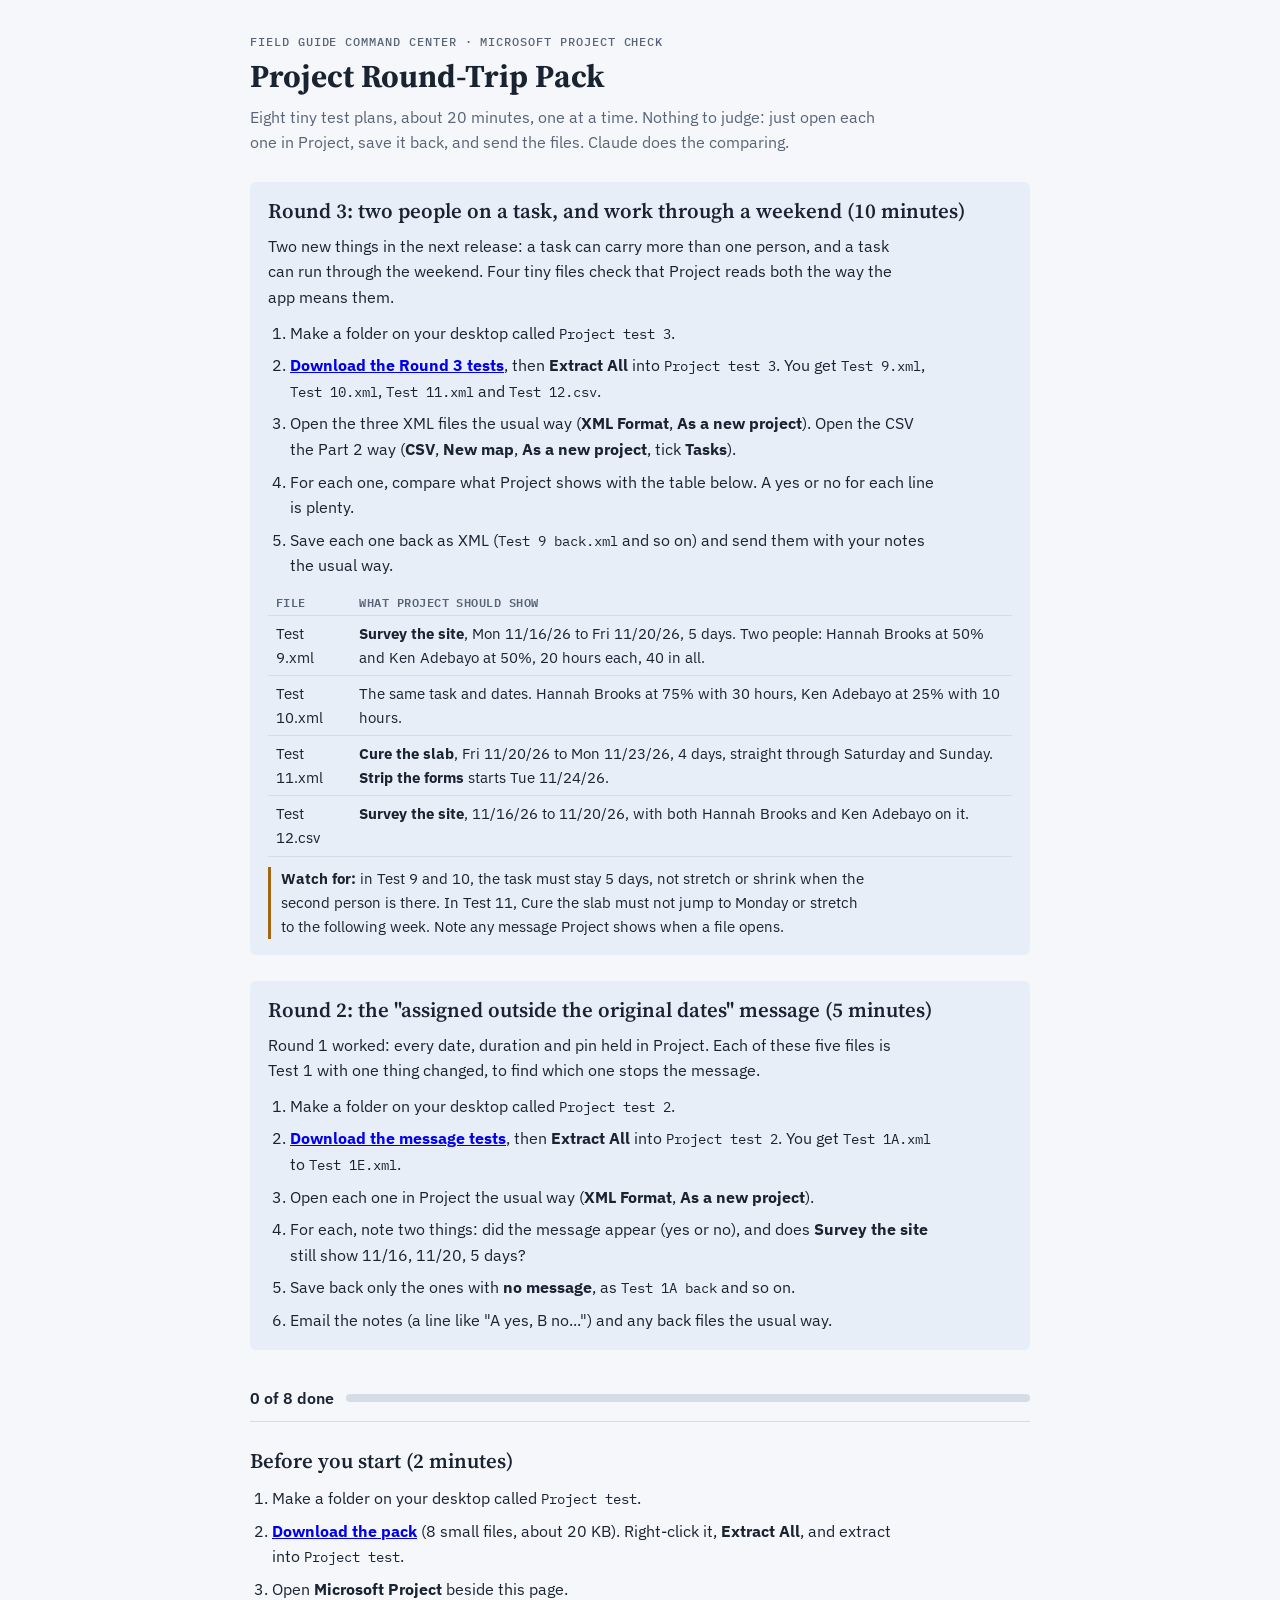
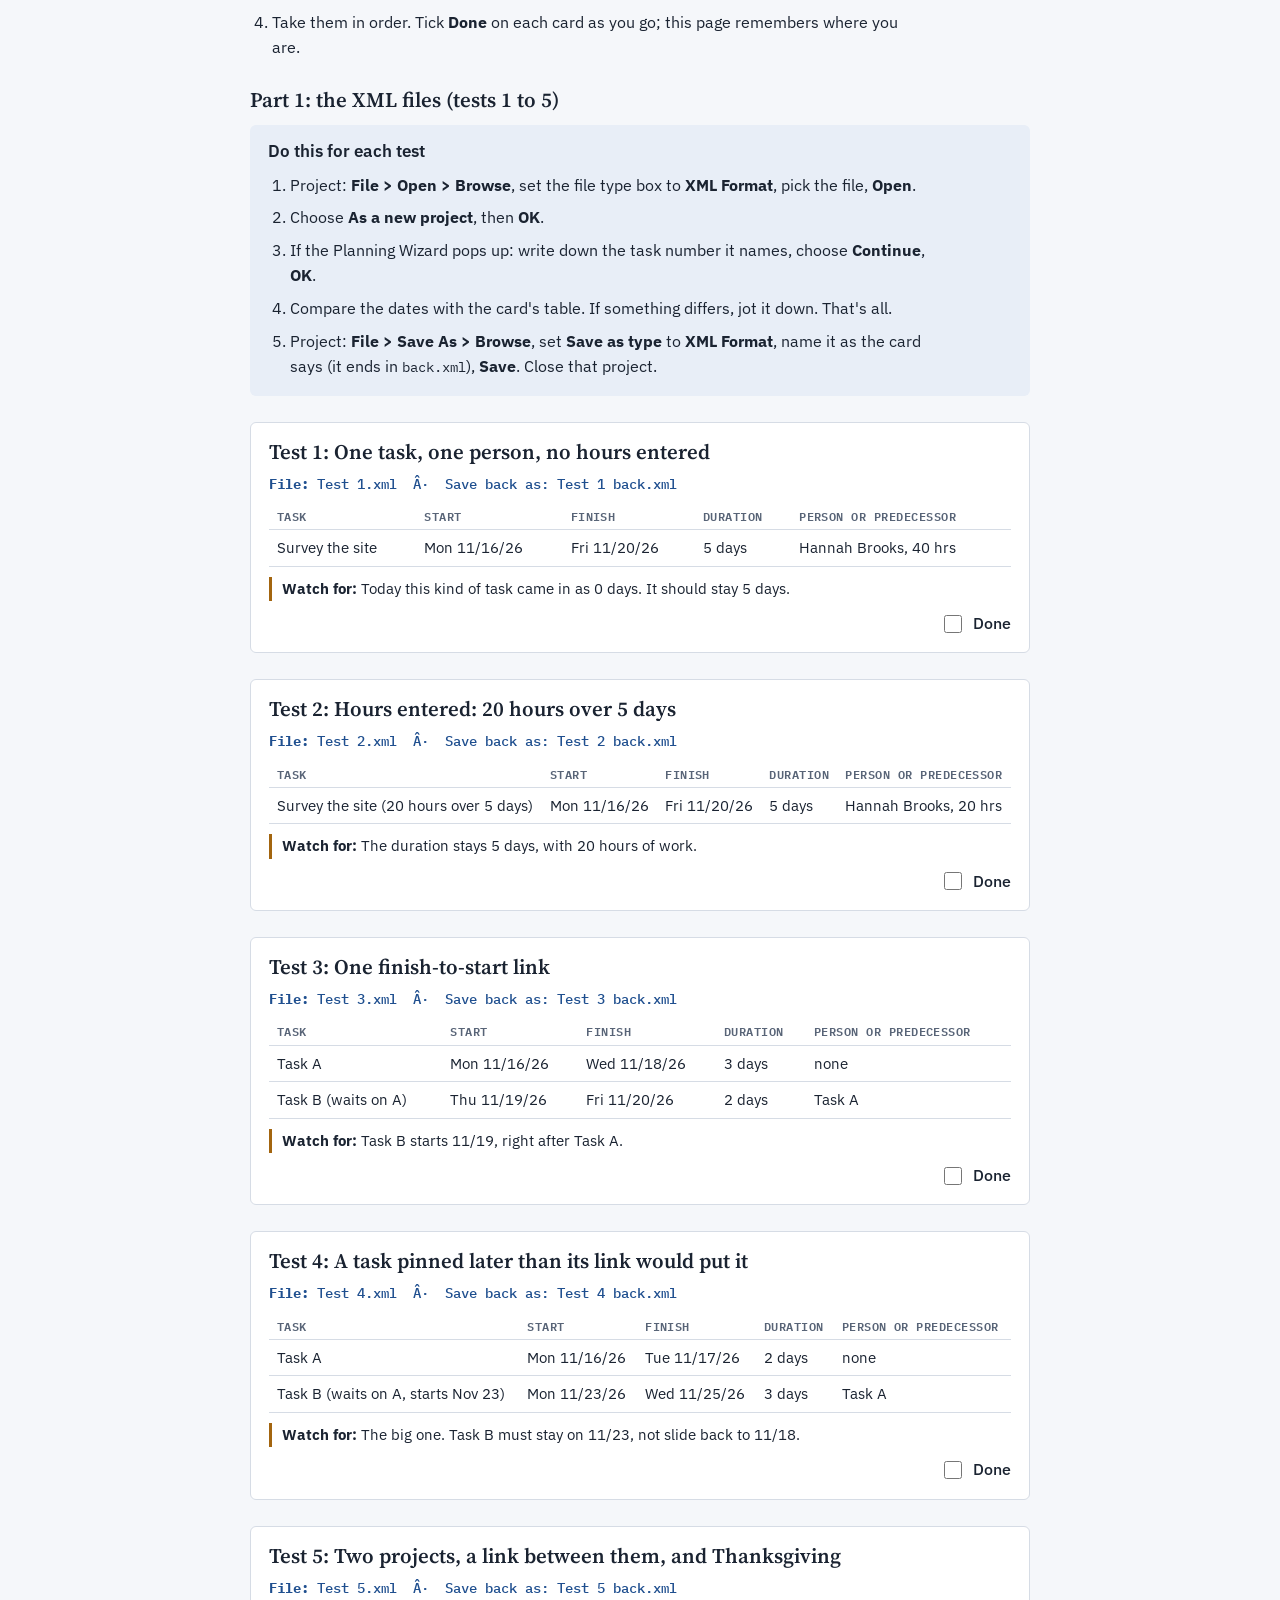
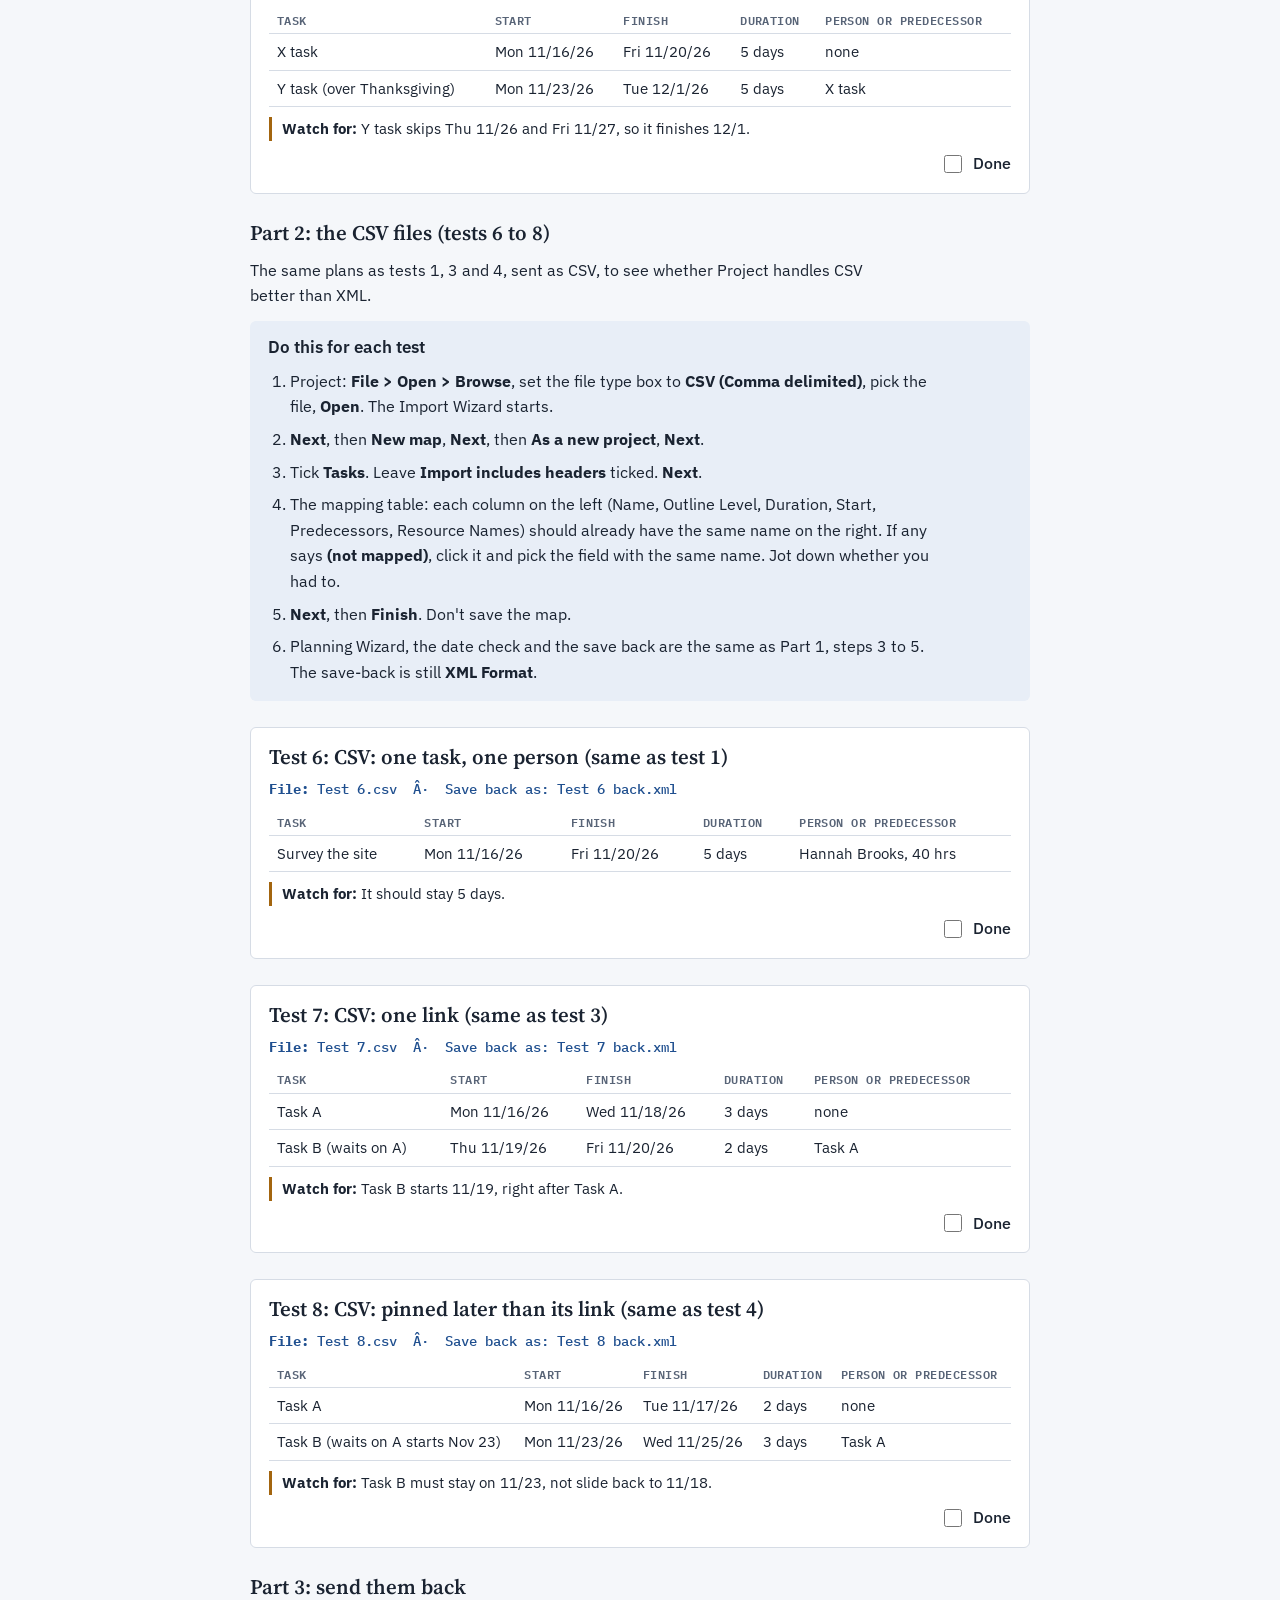
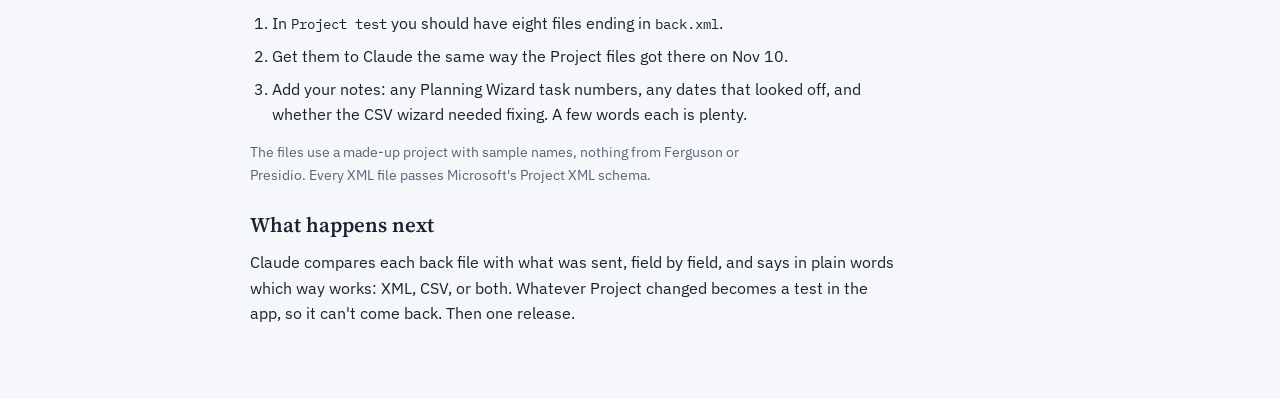
<file: pt-0b9b662c30bc/index.html>
<!doctype html><html lang="en"><head><meta charset="utf-8"><meta name="viewport" content="width=device-width, initial-scale=1"><meta name="robots" content="noindex, nofollow"><title>Project Round-Trip Pack</title>
<meta name="claude:viewport-fit-sides" content="cover">
<link rel="stylesheet" href="https://fonts.googleapis.com/css2?family=Source+Serif+4:opsz,wght@8..60,600;8..60,700&family=IBM+Plex+Sans:wght@400;500;600&family=IBM+Plex+Mono:wght@400;500&display=swap">
<style>
/* Layout: a guided walkthrough in one column; a sticky progress line, a routine box per part, one card per test file */
:root {
  --bg: #f5f7fa; --panel: #ffffff; --ink: #1a2331; --muted: #586477; --rule: #d6dce5;
  --accent: #1f4f8f; --ok: #2f7a4a; --warn: #a3650f; --tint: #e8eef7;
  --serif: "Source Serif 4", Georgia, serif;
  --sans: "IBM Plex Sans", "Segoe UI", system-ui, sans-serif;
  --mono: "IBM Plex Mono", Consolas, monospace;
}
@media (prefers-color-scheme: dark) { :root:not([data-theme="light"]) {
  --bg: #10151c; --panel: #18202a; --ink: #e4e9f0; --muted: #9aa6b6; --rule: #2c3644;
  --accent: #7fb0f0; --ok: #6cc38e; --warn: #e0a84e; --tint: #1c2838; color-scheme: dark } }
:root[data-theme="dark"] {
  --bg: #10151c; --panel: #18202a; --ink: #e4e9f0; --muted: #9aa6b6; --rule: #2c3644;
  --accent: #7fb0f0; --ok: #6cc38e; --warn: #e0a84e; --tint: #1c2838; color-scheme: dark }
body { background: var(--bg); color: var(--ink); font: 16px/1.6 var(--sans); }
body::before { content: ""; position: fixed; inset: 0 0 auto; height: env(safe-area-inset-top, 0px); z-index: 10; background: var(--bg); }
.wrap { max-width: 780px; margin: 0 auto; padding-block: 28px 64px; padding-left: max(16px, env(safe-area-inset-left, 0px)); padding-right: max(16px, env(safe-area-inset-right, 0px)); display: grid; gap: 26px; }
h1 { font: 700 2rem/1.15 var(--serif); margin: 0; text-wrap: balance; }
h2 { font: 600 1.3rem/1.25 var(--serif); margin: 0; text-wrap: balance; }
h3 { font: 600 1.05rem/1.3 var(--sans); margin: 0; }
p { margin: 0; max-width: 65ch; }
.lede { color: var(--muted); }
.eyebrow { font: 500 .74rem/1 var(--mono); letter-spacing: .08em; text-transform: uppercase; color: var(--muted); }
section { display: grid; gap: 12px; min-width: 0; }
ol, ul { margin: 0; padding-left: 22px; display: grid; gap: 7px; max-width: 65ch; }
code { font-family: var(--mono); font-size: .9em; }
.progress { position: sticky; top: env(safe-area-inset-top, 0px); z-index: 5; background: var(--bg); border-bottom: 1px solid var(--rule); padding-block: 10px; display: flex; gap: 12px; align-items: center; font-weight: 600; }
.bar { flex: 1; height: 8px; background: var(--rule); border-radius: 4px; overflow: hidden; }
.bar i { display: block; height: 100%; width: 0; background: var(--ok); transition: width .3s; }
@media (prefers-reduced-motion: reduce) { .bar i { transition: none; } }
.routine { background: var(--tint); border-radius: 6px; padding: 16px 18px; display: grid; gap: 10px; }
.card { background: var(--panel); border: 1px solid var(--rule); border-radius: 6px; padding: 16px 18px; display: grid; gap: 10px; min-width: 0; }
.card.is-done { border-color: var(--ok); }
.head { display: flex; flex-wrap: wrap; gap: 6px 14px; align-items: baseline; justify-content: space-between; }
.fname { font: 500 .88rem/1.3 var(--mono); color: var(--accent); overflow-wrap: anywhere; }
.tablewrap { overflow-x: auto; }
table { border-collapse: collapse; width: 100%; font-size: .92rem; font-variant-numeric: tabular-nums; }
th, td { text-align: left; vertical-align: top; padding: 6px 8px; border-bottom: 1px solid var(--rule); }
th { font: 600 .74rem/1.2 var(--mono); letter-spacing: .04em; text-transform: uppercase; color: var(--muted); }
.watch { border-left: 3px solid var(--warn); padding-left: 10px; font-size: .94rem; }
textarea { width: 100%; box-sizing: border-box; height: 5.5em; font: 12px/1.4 var(--mono); background: var(--bg); color: var(--ink); border: 1px solid var(--rule); border-radius: 4px; padding: 8px; resize: vertical; }
.row { display: flex; flex-wrap: wrap; gap: 10px 16px; align-items: center; }
button { font: 600 .9rem/1 var(--sans); color: var(--panel); background: var(--accent); border: 0; border-radius: 4px; padding: 9px 14px; cursor: pointer; }
button:focus-visible, textarea:focus-visible, input:focus-visible { outline: 2px solid var(--accent); outline-offset: 2px; }
label.check { display: flex; gap: 8px; align-items: center; font-weight: 500; cursor: pointer; }
input[type=checkbox] { width: 18px; height: 18px; accent-color: var(--ok); }
.done { color: var(--ok); font-weight: 600; font-size: .9rem; }
.small { font-size: .9rem; color: var(--muted); }
</style></head><body>

<div class="wrap">
  <header style="display:grid;gap:10px">
    <div class="eyebrow">Field Guide Command Center · Microsoft Project check</div>
    <h1>Project Round-Trip Pack</h1>
    <p class="lede">Eight tiny test plans, about 20 minutes, one at a time. Nothing to judge: just open each one in Project, save it back, and send the files. Claude does the comparing.</p>
  </header>

  <section class="routine" aria-labelledby="r3">
    <h2 id="r3">Round 3: two people on a task, and work through a weekend (10 minutes)</h2>
    <p>Two new things in the next release: a task can carry more than one person, and a task can run through the weekend. Four tiny files check that Project reads both the way the app means them.</p>
    <ol>
      <li>Make a folder on your desktop called <code>Project test 3</code>.</li>
      <li><a href="Round-3-tests.zip"><b>Download the Round 3 tests</b></a>, then <b>Extract All</b> into <code>Project test 3</code>. You get <code>Test 9.xml</code>, <code>Test 10.xml</code>, <code>Test 11.xml</code> and <code>Test 12.csv</code>.</li>
      <li>Open the three XML files the usual way (<b>XML Format</b>, <b>As a new project</b>). Open the CSV the Part 2 way (<b>CSV</b>, <b>New map</b>, <b>As a new project</b>, tick <b>Tasks</b>).</li>
      <li>For each one, compare what Project shows with the table below. A yes or no for each line is plenty.</li>
      <li>Save each one back as XML (<code>Test 9 back.xml</code> and so on) and send them with your notes the usual way.</li>
    </ol>
    <div class="tablewrap"><table><thead><tr><th>File</th><th>What Project should show</th></tr></thead><tbody>
      <tr><td>Test 9.xml</td><td><b>Survey the site</b>, Mon 11/16/26 to Fri 11/20/26, 5 days. Two people: Hannah Brooks at 50% and Ken Adebayo at 50%, 20 hours each, 40 in all.</td></tr>
      <tr><td>Test 10.xml</td><td>The same task and dates. Hannah Brooks at 75% with 30 hours, Ken Adebayo at 25% with 10 hours.</td></tr>
      <tr><td>Test 11.xml</td><td><b>Cure the slab</b>, Fri 11/20/26 to Mon 11/23/26, 4 days, straight through Saturday and Sunday. <b>Strip the forms</b> starts Tue 11/24/26.</td></tr>
      <tr><td>Test 12.csv</td><td><b>Survey the site</b>, 11/16/26 to 11/20/26, with both Hannah Brooks and Ken Adebayo on it.</td></tr>
    </tbody></table></div>
    <p class="watch"><b>Watch for:</b> in Test 9 and 10, the task must stay 5 days, not stretch or shrink when the second person is there. In Test 11, Cure the slab must not jump to Monday or stretch to the following week. Note any message Project shows when a file opens.</p>
  </section>

  <section class="routine" aria-labelledby="r2">
    <h2 id="r2">Round 2: the "assigned outside the original dates" message (5 minutes)</h2>
    <p>Round 1 worked: every date, duration and pin held in Project. Each of these five files is Test 1 with one thing changed, to find which one stops the message.</p>
    <ol>
      <li>Make a folder on your desktop called <code>Project test 2</code>.</li>
      <li><a href="Message-tests.zip"><b>Download the message tests</b></a>, then <b>Extract All</b> into <code>Project test 2</code>. You get <code>Test 1A.xml</code> to <code>Test 1E.xml</code>.</li>
      <li>Open each one in Project the usual way (<b>XML Format</b>, <b>As a new project</b>).</li>
      <li>For each, note two things: did the message appear (yes or no), and does <b>Survey the site</b> still show 11/16, 11/20, 5 days?</li>
      <li>Save back only the ones with <b>no message</b>, as <code>Test 1A back</code> and so on.</li>
      <li>Email the notes (a line like "A yes, B no...") and any back files the usual way.</li>
    </ol>
  </section>

  <div class="progress" aria-live="polite"><span id="count">0 of 8 done</span><div class="bar"><i id="fill"></i></div></div>

  <section>
    <h2>Before you start (2 minutes)</h2>
    <ol>
      <li>Make a folder on your desktop called <code>Project test</code>.</li>
      <li><a href="Project-test-pack.zip"><b>Download the pack</b></a> (8 small files, about 20 KB). Right-click it, <b>Extract All</b>, and extract into <code>Project test</code>.</li>
      <li>Open <b>Microsoft Project</b> beside this page.</li>
      <li>Take them in order. Tick <b>Done</b> on each card as you go; this page remembers where you are.</li>
    </ol>
  </section>

  <section>
    <h2>Part 1: the XML files (tests 1 to 5)</h2>
    <div class="routine">
      <h3>Do this for each test</h3>
      <ol>
        <li>Project: <b>File &gt; Open &gt; Browse</b>, set the file type box to <b>XML Format</b>, pick the file, <b>Open</b>.</li>
        <li>Choose <b>As a new project</b>, then <b>OK</b>.</li>
        <li>If the Planning Wizard pops up: write down the task number it names, choose <b>Continue</b>, <b>OK</b>.</li>
        <li>Compare the dates with the card's table. If something differs, jot it down. That's all.</li>
        <li>Project: <b>File &gt; Save As &gt; Browse</b>, set <b>Save as type</b> to <b>XML Format</b>, name it as the card says (it ends in <code>back.xml</code>), <b>Save</b>. Close that project.</li>
      </ol>
    </div>
  </section>

    <section class="card" aria-labelledby="h1">
    <div class="head"><h2 id="h1">Test 1: One task, one person, no hours entered</h2></div>
    <p class="fname"><b>File:</b> Test 1.xml &nbsp;Â·&nbsp; Save back as: Test 1 back.xml</p>
    <div class="tablewrap"><table><thead><tr><th>Task</th><th>Start</th><th>Finish</th><th>Duration</th><th>Person or predecessor</th></tr></thead><tbody><tr><td>Survey the site</td><td>Mon 11/16/26</td><td>Fri 11/20/26</td><td>5 days</td><td>Hannah Brooks, 40 hrs</td></tr></tbody></table></div>
    <p class="watch"><b>Watch for:</b> Today this kind of task came in as 0 days. It should stay 5 days.</p>
        <div class="row"><label class="check" style="margin-left:auto"><input type="checkbox" id="d1" data-done="1"> Done</label></div>
  </section>
  <section class="card" aria-labelledby="h2">
    <div class="head"><h2 id="h2">Test 2: Hours entered: 20 hours over 5 days</h2></div>
    <p class="fname"><b>File:</b> Test 2.xml &nbsp;Â·&nbsp; Save back as: Test 2 back.xml</p>
    <div class="tablewrap"><table><thead><tr><th>Task</th><th>Start</th><th>Finish</th><th>Duration</th><th>Person or predecessor</th></tr></thead><tbody><tr><td>Survey the site (20 hours over 5 days)</td><td>Mon 11/16/26</td><td>Fri 11/20/26</td><td>5 days</td><td>Hannah Brooks, 20 hrs</td></tr></tbody></table></div>
    <p class="watch"><b>Watch for:</b> The duration stays 5 days, with 20 hours of work.</p>
        <div class="row"><label class="check" style="margin-left:auto"><input type="checkbox" id="d2" data-done="2"> Done</label></div>
  </section>
  <section class="card" aria-labelledby="h3">
    <div class="head"><h2 id="h3">Test 3: One finish-to-start link</h2></div>
    <p class="fname"><b>File:</b> Test 3.xml &nbsp;Â·&nbsp; Save back as: Test 3 back.xml</p>
    <div class="tablewrap"><table><thead><tr><th>Task</th><th>Start</th><th>Finish</th><th>Duration</th><th>Person or predecessor</th></tr></thead><tbody><tr><td>Task A</td><td>Mon 11/16/26</td><td>Wed 11/18/26</td><td>3 days</td><td>none</td></tr><tr><td>Task B (waits on A)</td><td>Thu 11/19/26</td><td>Fri 11/20/26</td><td>2 days</td><td>Task A</td></tr></tbody></table></div>
    <p class="watch"><b>Watch for:</b> Task B starts 11/19, right after Task A.</p>
        <div class="row"><label class="check" style="margin-left:auto"><input type="checkbox" id="d3" data-done="3"> Done</label></div>
  </section>
  <section class="card" aria-labelledby="h4">
    <div class="head"><h2 id="h4">Test 4: A task pinned later than its link would put it</h2></div>
    <p class="fname"><b>File:</b> Test 4.xml &nbsp;Â·&nbsp; Save back as: Test 4 back.xml</p>
    <div class="tablewrap"><table><thead><tr><th>Task</th><th>Start</th><th>Finish</th><th>Duration</th><th>Person or predecessor</th></tr></thead><tbody><tr><td>Task A</td><td>Mon 11/16/26</td><td>Tue 11/17/26</td><td>2 days</td><td>none</td></tr><tr><td>Task B (waits on A, starts Nov 23)</td><td>Mon 11/23/26</td><td>Wed 11/25/26</td><td>3 days</td><td>Task A</td></tr></tbody></table></div>
    <p class="watch"><b>Watch for:</b> The big one. Task B must stay on 11/23, not slide back to 11/18.</p>
        <div class="row"><label class="check" style="margin-left:auto"><input type="checkbox" id="d4" data-done="4"> Done</label></div>
  </section>
  <section class="card" aria-labelledby="h5">
    <div class="head"><h2 id="h5">Test 5: Two projects, a link between them, and Thanksgiving</h2></div>
    <p class="fname"><b>File:</b> Test 5.xml &nbsp;Â·&nbsp; Save back as: Test 5 back.xml</p>
    <div class="tablewrap"><table><thead><tr><th>Task</th><th>Start</th><th>Finish</th><th>Duration</th><th>Person or predecessor</th></tr></thead><tbody><tr><td>X task</td><td>Mon 11/16/26</td><td>Fri 11/20/26</td><td>5 days</td><td>none</td></tr><tr><td>Y task (over Thanksgiving)</td><td>Mon 11/23/26</td><td>Tue 12/1/26</td><td>5 days</td><td>X task</td></tr></tbody></table></div>
    <p class="watch"><b>Watch for:</b> Y task skips Thu 11/26 and Fri 11/27, so it finishes 12/1.</p>
        <div class="row"><label class="check" style="margin-left:auto"><input type="checkbox" id="d5" data-done="5"> Done</label></div>
  </section>

  <section>
    <h2>Part 2: the CSV files (tests 6 to 8)</h2>
    <p>The same plans as tests 1, 3 and 4, sent as CSV, to see whether Project handles CSV better than XML.</p>
    <div class="routine">
      <h3>Do this for each test</h3>
      <ol>
        <li>Project: <b>File &gt; Open &gt; Browse</b>, set the file type box to <b>CSV (Comma delimited)</b>, pick the file, <b>Open</b>. The Import Wizard starts.</li>
        <li><b>Next</b>, then <b>New map</b>, <b>Next</b>, then <b>As a new project</b>, <b>Next</b>.</li>
        <li>Tick <b>Tasks</b>. Leave <b>Import includes headers</b> ticked. <b>Next</b>.</li>
        <li>The mapping table: each column on the left (Name, Outline Level, Duration, Start, Predecessors, Resource Names) should already have the same name on the right. If any says <b>(not mapped)</b>, click it and pick the field with the same name. Jot down whether you had to.</li>
        <li><b>Next</b>, then <b>Finish</b>. Don't save the map.</li>
        <li>Planning Wizard, the date check and the save back are the same as Part 1, steps 3 to 5. The save-back is still <b>XML Format</b>.</li>
      </ol>
    </div>
  </section>

    <section class="card" aria-labelledby="h6">
    <div class="head"><h2 id="h6">Test 6: CSV: one task, one person (same as test 1)</h2></div>
    <p class="fname"><b>File:</b> Test 6.csv &nbsp;Â·&nbsp; Save back as: Test 6 back.xml</p>
    <div class="tablewrap"><table><thead><tr><th>Task</th><th>Start</th><th>Finish</th><th>Duration</th><th>Person or predecessor</th></tr></thead><tbody><tr><td>Survey the site</td><td>Mon 11/16/26</td><td>Fri 11/20/26</td><td>5 days</td><td>Hannah Brooks, 40 hrs</td></tr></tbody></table></div>
    <p class="watch"><b>Watch for:</b> It should stay 5 days.</p>
        <div class="row"><label class="check" style="margin-left:auto"><input type="checkbox" id="d6" data-done="6"> Done</label></div>
  </section>
  <section class="card" aria-labelledby="h7">
    <div class="head"><h2 id="h7">Test 7: CSV: one link (same as test 3)</h2></div>
    <p class="fname"><b>File:</b> Test 7.csv &nbsp;Â·&nbsp; Save back as: Test 7 back.xml</p>
    <div class="tablewrap"><table><thead><tr><th>Task</th><th>Start</th><th>Finish</th><th>Duration</th><th>Person or predecessor</th></tr></thead><tbody><tr><td>Task A</td><td>Mon 11/16/26</td><td>Wed 11/18/26</td><td>3 days</td><td>none</td></tr><tr><td>Task B (waits on A)</td><td>Thu 11/19/26</td><td>Fri 11/20/26</td><td>2 days</td><td>Task A</td></tr></tbody></table></div>
    <p class="watch"><b>Watch for:</b> Task B starts 11/19, right after Task A.</p>
        <div class="row"><label class="check" style="margin-left:auto"><input type="checkbox" id="d7" data-done="7"> Done</label></div>
  </section>
  <section class="card" aria-labelledby="h8">
    <div class="head"><h2 id="h8">Test 8: CSV: pinned later than its link (same as test 4)</h2></div>
    <p class="fname"><b>File:</b> Test 8.csv &nbsp;Â·&nbsp; Save back as: Test 8 back.xml</p>
    <div class="tablewrap"><table><thead><tr><th>Task</th><th>Start</th><th>Finish</th><th>Duration</th><th>Person or predecessor</th></tr></thead><tbody><tr><td>Task A</td><td>Mon 11/16/26</td><td>Tue 11/17/26</td><td>2 days</td><td>none</td></tr><tr><td>Task B (waits on A starts Nov 23)</td><td>Mon 11/23/26</td><td>Wed 11/25/26</td><td>3 days</td><td>Task A</td></tr></tbody></table></div>
    <p class="watch"><b>Watch for:</b> Task B must stay on 11/23, not slide back to 11/18.</p>
        <div class="row"><label class="check" style="margin-left:auto"><input type="checkbox" id="d8" data-done="8"> Done</label></div>
  </section>

  <section>
    <h2>Part 3: send them back</h2>
    <ol>
      <li>In <code>Project test</code> you should have eight files ending in <code>back.xml</code>.</li>
      <li>Get them to Claude the same way the Project files got there on Nov 10.</li>
      <li>Add your notes: any Planning Wizard task numbers, any dates that looked off, and whether the CSV wizard needed fixing. A few words each is plenty.</li>
    </ol>
    <p class="small">The files use a made-up project with sample names, nothing from Ferguson or Presidio. Every XML file passes Microsoft's Project XML schema.</p>
  </section>

  <section>
    <h2>What happens next</h2>
    <p>Claude compares each back file with what was sent, field by field, and says in plain words which way works: XML, CSV, or both. Whatever Project changed becomes a test in the app, so it can't come back. Then one release.</p>
  </section>
</div>

<script>
const KEY = 'pack-done-v2';
let done = {};
try { done = JSON.parse(localStorage.getItem(KEY) || '{}') || {}; } catch (e) { done = {}; }
const boxes = [...document.querySelectorAll('input[data-done]')];
const paint = () => {
  const n = boxes.filter(b => b.checked).length;
  document.getElementById('count').textContent = `${n} of ${boxes.length} done`;
  document.getElementById('fill').style.width = (100 * n / boxes.length) + '%';
  boxes.forEach(b => b.closest('.card').classList.toggle('is-done', b.checked));
};
boxes.forEach(b => {
  b.checked = !!done[b.dataset.done];
  b.addEventListener('change', () => {
    done[b.dataset.done] = b.checked;
    try { localStorage.setItem(KEY, JSON.stringify(done)); } catch (e) {}
    paint();
  });
});
paint();
document.querySelectorAll('[data-copy]').forEach(b => b.addEventListener('click', () => {
  const ta = document.getElementById(b.dataset.copy), msg = b.parentElement.querySelector('.done');
  const fallback = () => { ta.focus(); ta.select(); msg.textContent = 'Selected: press Ctrl+C'; };
  try {
    navigator.clipboard.writeText(ta.value).then(() => { msg.textContent = 'Copied. Paste into Notepad.'; }, fallback);
  } catch (e) { fallback(); }
}));
</script></body></html>
</file>
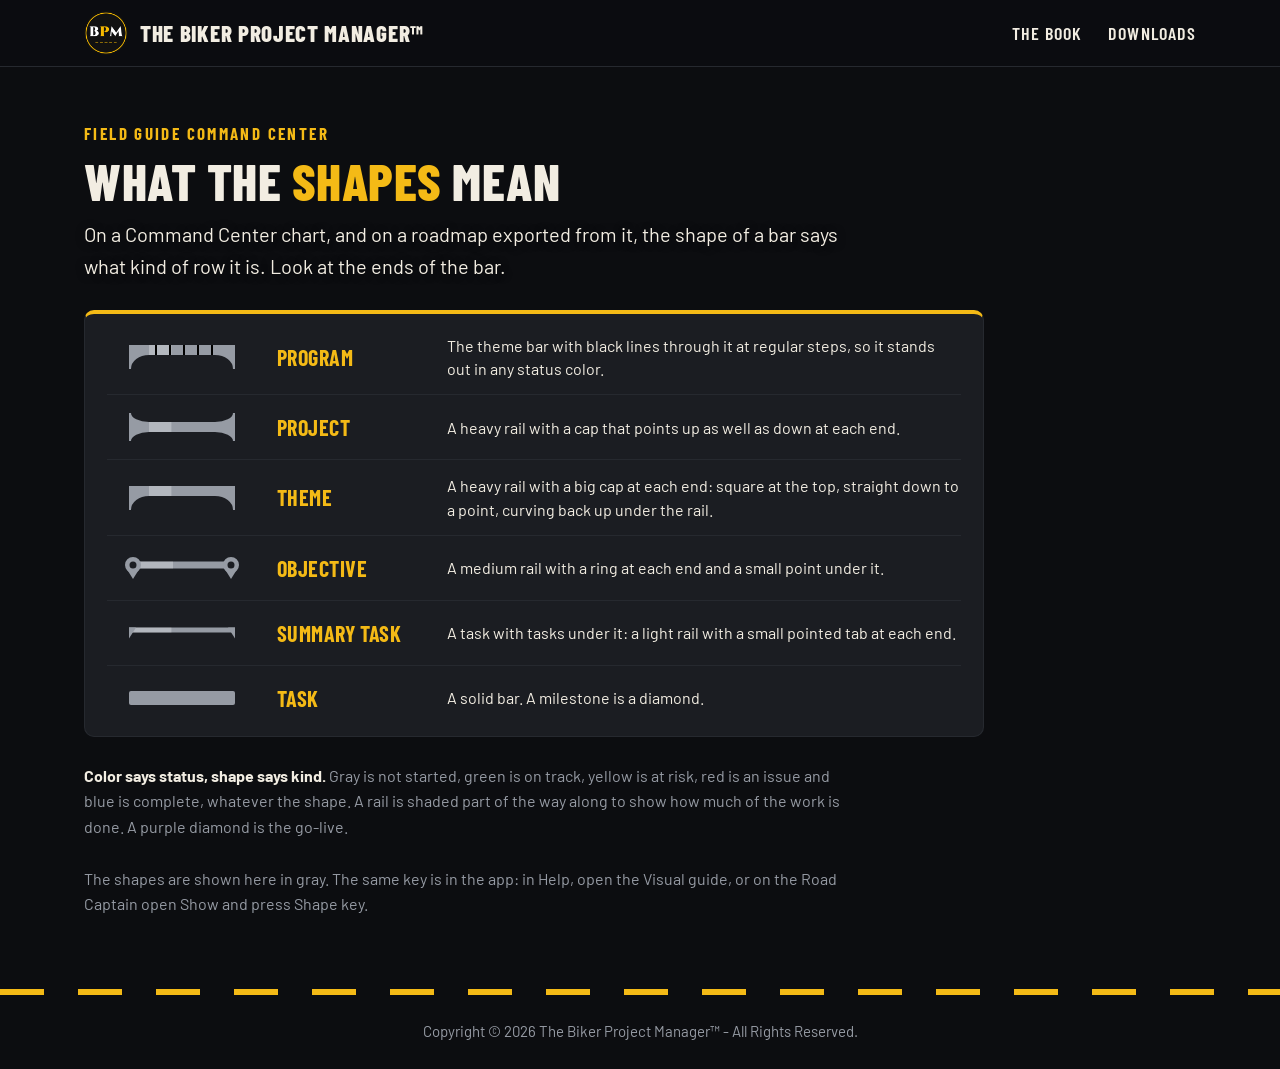
<file: shapes/index.html>
<!doctype html>
<html lang="en">
<head>
<meta charset="utf-8">
<meta name="viewport" content="width=device-width, initial-scale=1">
<title>What the shapes mean | Field Guide Command Center</title>
<meta name="description" content="The key to the bar shapes on Field Guide Command Center charts and exported roadmaps: program, project, theme, objective, summary task and task.">
<meta name="theme-color" content="#0C0D10">
<link rel="canonical" href="https://thebikerprojectmanager.com/shapes/">
<link rel="icon" type="image/png" href="../images/favicon.png">
<link rel="preconnect" href="https://fonts.googleapis.com">
<link rel="preconnect" href="https://fonts.gstatic.com" crossorigin>
<link href="https://fonts.googleapis.com/css2?family=Barlow+Condensed:wght@600;700;800&family=Barlow:ital,wght@0,400;0,500;0,600;1,400&display=swap" rel="stylesheet">
<link rel="stylesheet" href="../style.css">
<style>
.shapes { padding: 56px 0 72px; }
.shapes h1 { font: 800 clamp(34px, 5vw, 52px)/1.05 var(--head); text-transform: uppercase; letter-spacing: .01em; margin: 0 0 10px; }
.shapes h1 span { color: var(--gold); }
.shapes .lede { max-width: 760px; color: var(--cream); margin: 0 0 28px; }
.shape-list { background: var(--panel); border: 1px solid var(--panel-up); border-top: 4px solid var(--gold); border-radius: 10px; padding: 6px 22px; max-width: 900px; }
.shape-row { display: grid; grid-template-columns: 150px 150px 1fr; gap: 6px 20px; align-items: center; padding: 14px 0; border-bottom: 1px solid var(--panel-up); }
.shape-row:last-child { border-bottom: 0; }
.shape-row h2 { font: 700 22px/1.1 var(--head); text-transform: uppercase; letter-spacing: .02em; margin: 0; color: var(--gold); }
.shape-row p { margin: 0; font-size: 16px; line-height: 1.45; }
.shapes .notes { max-width: 760px; margin: 26px 0 0; color: var(--muted); font-size: 16px; }
.shapes .notes b { color: var(--cream); }
@media (max-width: 640px) { .shape-row { grid-template-columns: 150px 1fr; } .shape-row p { grid-column: 1 / -1; } }
</style>
</head>
<body>

<header class="site-header">
  <div class="wrap header-row">
    <a class="brand" href="../">
      <img src="../images/logo.png" alt="" width="44" height="44">
      <span>The Biker Project Manager™</span>
    </a>
    <nav aria-label="Main">
      <a href="../#book">The Book</a>
      <a href="../#tools">Downloads</a>
    </nav>
  </div>
</header>

<main id="top">
  <section class="shapes">
    <div class="wrap">
      <p class="eyebrow">Field Guide Command Center</p>
      <h1>What the <span>shapes</span> mean</h1>
      <p class="lede">On a Command Center chart, and on a roadmap exported from it, the shape of a bar says what kind of row it is. Look at the ends of the bar.</p>
      <div class="shape-list">
      <div class="shape-row"><svg viewBox="0 0 150 36" width="150" height="36" role="img" aria-label="Program"><g class="sb sb-pg"><rect x="22" y="6" width="106" height="10" fill="#969BA4"/><rect x="22" y="6" width="42.4" height="10" fill="#ffffff" fill-opacity=".28"/><rect x="34" y="6" width="2" height="10" fill="#000000"/><rect x="48" y="6" width="2" height="10" fill="#000000"/><rect x="62" y="6" width="2" height="10" fill="#000000"/><rect x="76" y="6" width="2" height="10" fill="#000000"/><rect x="90" y="6" width="2" height="10" fill="#000000"/><rect x="104" y="6" width="2" height="10" fill="#000000"/><rect x="118" y="6" width="2" height="10" fill="#000000"/><g transform="translate(22 6) scale(1)" fill="#969BA4" stroke="#969BA4" stroke-width="0"><path d="M0 0h20v10a18 14 0 0 0 -18 14h-2Z"/></g><g transform="translate(128 6) scale(1)" fill="#969BA4" stroke="#969BA4" stroke-width="0"><path d="M0 0h-20v10a18 14 0 0 1 18 14h2Z"/></g></g></svg><h2>Program</h2><p>The theme bar with black lines through it at regular steps, so it stands out in any status color.</p></div>
      <div class="shape-row"><svg viewBox="0 0 150 36" width="150" height="36" role="img" aria-label="Project"><g class="sb sb-pj"><rect x="22" y="13" width="106" height="10" fill="#969BA4"/><rect x="22" y="13" width="42.4" height="10" fill="#ffffff" fill-opacity=".28"/><g transform="translate(22 13) scale(1)" fill="#969BA4" stroke="#969BA4" stroke-width="0"><path d="M0 -9H2A18 9 0 0 0 20 0V10A18 9 0 0 0 2 19H0Z"/></g><g transform="translate(128 13) scale(1)" fill="#969BA4" stroke="#969BA4" stroke-width="0"><path d="M0 -9H-2A18 9 0 0 1 -20 0V10A18 9 0 0 1 -2 19H0Z"/></g></g></svg><h2>Project</h2><p>A heavy rail with a cap that points up as well as down at each end.</p></div>
      <div class="shape-row"><svg viewBox="0 0 150 36" width="150" height="36" role="img" aria-label="Theme"><g class="sb sb-th"><rect x="22" y="6" width="106" height="10" fill="#969BA4"/><rect x="22" y="6" width="42.4" height="10" fill="#ffffff" fill-opacity=".28"/><g transform="translate(22 6) scale(1)" fill="#969BA4" stroke="#969BA4" stroke-width="0"><path d="M0 0h20v10a18 14 0 0 0 -18 14h-2Z"/></g><g transform="translate(128 6) scale(1)" fill="#969BA4" stroke="#969BA4" stroke-width="0"><path d="M0 0h-20v10a18 14 0 0 1 18 14h2Z"/></g></g></svg><h2>Theme</h2><p>A heavy rail with a big cap at each end: square at the top, straight down to a point, curving back up under the rail.</p></div>
      <div class="shape-row"><svg viewBox="0 0 150 36" width="150" height="36" role="img" aria-label="Objective"><g class="sb sb-ob"><rect x="30" y="11.5" width="90" height="7" fill="#969BA4"/><rect x="30" y="11.5" width="36" height="7" fill="#ffffff" fill-opacity=".28"/><g transform="translate(22 11.5) scale(1)" fill="#969BA4" stroke="#969BA4" stroke-width="0"><circle cx="4" cy="3.5" r="5.75" fill="none" stroke-width="4.5"/><path d="M-1 9.5h10l-5 8Z" stroke="none"/></g><g transform="translate(128 11.5) scale(1)" fill="#969BA4" stroke="#969BA4" stroke-width="0"><circle cx="-4" cy="3.5" r="5.75" fill="none" stroke-width="4.5"/><path d="M-9 9.5h10l-5 8Z" stroke="none"/></g></g></svg><h2>Objective</h2><p>A medium rail with a ring at each end and a small point under it.</p></div>
      <div class="shape-row"><svg viewBox="0 0 150 36" width="150" height="36" role="img" aria-label="Summary task"><g class="sb sb-su"><rect x="22" y="12.5" width="106" height="5" fill="#969BA4"/><rect x="22" y="12.5" width="42.4" height="5" fill="#ffffff" fill-opacity=".28"/><g transform="translate(22 12.5) scale(1)" fill="#969BA4" stroke="#969BA4" stroke-width="0"><path d="M0 0h7L0 11Z"/></g><g transform="translate(128 12.5) scale(1)" fill="#969BA4" stroke="#969BA4" stroke-width="0"><path d="M-7 0h7v11Z"/></g></g></svg><h2>Summary task</h2><p>A task with tasks under it: a light rail with a small pointed tab at each end.</p></div>
      <div class="shape-row"><svg viewBox="0 0 150 36" width="150" height="36" role="img" aria-label="Task"><rect x="22" y="11" width="106" height="14" rx="2" fill="#969BA4"/></svg><h2>Task</h2><p>A solid bar. A milestone is a diamond.</p></div>
      </div>
      <p class="notes"><b>Color says status, shape says kind.</b> Gray is not started, green is on track, yellow is at risk, red is an issue and blue is complete, whatever the shape. A rail is shaded part of the way along to show how much of the work is done. A purple diamond is the go-live.</p>
      <p class="notes">The shapes are shown here in gray. The same key is in the app: in Help, open the Visual guide, or on the Road Captain open Show and press Shape key.</p>
    </div>
  </section>
</main>

<footer class="site-footer">
  <div class="dash" aria-hidden="true"></div>
  <div class="wrap">
    <p>Copyright &copy; 2026 The Biker Project Manager™ - All Rights Reserved.</p>
  </div>
</footer>

</body>
</html>
</file>
<file: style.css>
/* The Biker Project Manager. Brand colors live here; change them in one place. */
:root {
  --bg: #0C0D10;
  --panel: #1B1D22;
  --panel-up: #26292F;
  --gold: #F4BA16;
  --cream: #F2EDE2;
  --muted: #969BA4;
  --red: #E4282E;
  --navy: #12295A;
  --navy-deep: #0A1C4A;
  --script-gold: #F6BA36;
  --wood: #5C2A10;
  --wood-deep: #2E1608;
  --head: "Barlow Condensed", "Arial Narrow", Arial, sans-serif;
  --body: "Barlow", Arial, sans-serif;
}

* { box-sizing: border-box; }
html { scroll-behavior: smooth; scroll-padding-top: 76px; }
body { margin: 0; background: var(--bg); color: var(--cream); font: 400 18px/1.6 var(--body); }
img { display: block; max-width: 100%; height: auto; }
a { color: var(--gold); }
.wrap { width: min(1160px, 100%); margin: 0 auto; padding: 0 24px; }

h1, h2, h3 { font-family: var(--head); line-height: 1.05; margin: 0; }
h2 { font-size: clamp(38px, 5vw, 56px); font-weight: 800; text-transform: uppercase; letter-spacing: .01em; }
h3 { font-weight: 700; }
.eyebrow { margin: 0 0 10px; color: var(--gold); font: 700 17px/1.2 var(--head); letter-spacing: .14em; text-transform: uppercase; }

.btn {
  display: inline-block; padding: 13px 28px; border: 2px solid var(--gold); border-radius: 4px;
  font: 700 20px/1.2 var(--head); letter-spacing: .06em; text-transform: uppercase; text-decoration: none; cursor: pointer;
}
.btn-gold { background: var(--gold); color: #0C0D10; }
.btn-gold:hover { background: var(--cream); border-color: var(--cream); }
.btn-gold:disabled { opacity: .6; cursor: default; }
.btn-line { background: transparent; color: var(--gold); }
.btn-line:hover { background: var(--gold); color: #0C0D10; }
:focus-visible { outline: 3px solid var(--cream); outline-offset: 2px; }

/* Header */
.site-header { position: sticky; top: 0; z-index: 10; background: rgba(12, 13, 16, .94); border-bottom: 1px solid var(--panel-up); }
.header-row { display: flex; align-items: center; justify-content: space-between; gap: 16px; min-height: 66px; }
.brand { display: flex; align-items: center; gap: 12px; color: var(--cream); text-decoration: none; font: 800 23px/1 var(--head); letter-spacing: .03em; text-transform: uppercase; }
.brand img { width: 44px; height: 44px; border-radius: 50%; }
.site-header nav { display: flex; gap: 26px; }
.site-header nav a { color: var(--cream); text-decoration: none; font: 600 18px/1 var(--head); letter-spacing: .06em; text-transform: uppercase; }
.site-header nav a:hover { color: var(--gold); }

/* Hero */
.hero { position: relative; overflow: hidden; background: radial-gradient(ellipse at 30% 25%, #24262B 0%, var(--bg) 62%); }
.hero-road { position: absolute; left: 0; right: 0; bottom: 0; width: 100%; height: 42%; }
.road-bed { fill: none; stroke: #2F3137; stroke-width: 76; vector-effect: non-scaling-stroke; }
.road-line { fill: none; stroke: var(--gold); stroke-width: 5; stroke-dasharray: 44 34; vector-effect: non-scaling-stroke; }
.hero-grid { position: relative; display: grid; grid-template-columns: 1fr 340px; gap: 56px; align-items: center; padding-top: 72px; padding-bottom: 88px; }
.hero h1 { font-size: clamp(60px, 9vw, 112px); font-weight: 800; text-transform: uppercase; letter-spacing: -.005em; line-height: .96; }
.hero h1 span { color: var(--gold); }
.lede { max-width: 33em; margin: 22px 0 28px; font-size: 20px; text-shadow: 0 1px 8px var(--bg); }
.hero-actions { display: flex; flex-wrap: wrap; gap: 14px; }
.hero-actions .btn-line { background: var(--bg); }
.hero-actions .btn-line:hover { background: var(--gold); }
.hero-cover { display: block; transform: rotate(2deg); transition: transform .2s; }
.hero-cover:hover { transform: rotate(0); }
.hero-cover img { border-radius: 3px; box-shadow: 0 24px 50px rgba(0, 0, 0, .65); }

/* System strip */
.system-strip { background: var(--gold); color: #0C0D10; }
.system-strip ul { display: flex; flex-wrap: wrap; justify-content: space-between; gap: 6px 24px; margin: 0 auto; padding-top: 12px; padding-bottom: 12px; list-style: none; font: 800 21px/1.1 var(--head); letter-spacing: .08em; text-transform: uppercase; }
.system-strip .red { color: #A5070D; }

/* Book: navy comes from the cover and stays in this section */
.book {
  background:
    repeating-linear-gradient(90deg, rgba(255, 255, 255, .018) 0 2px, transparent 2px 5px),
    linear-gradient(180deg, var(--navy) 0%, var(--navy-deep) 100%);
  border-bottom: 3px solid var(--script-gold);
}
.book .eyebrow { color: var(--script-gold); }
.book-grid { display: grid; grid-template-columns: 1fr 440px; gap: 64px; align-items: center; padding-top: 72px; padding-bottom: 72px; }
.book-copy p:not(.eyebrow) { margin: 16px 0 18px; }
.ticks { display: grid; grid-template-columns: 1fr 1fr; gap: 6px 26px; margin: 0; padding: 0; list-style: none; }
.ticks li { position: relative; padding-left: 26px; font-size: 17px; line-height: 1.4; }
.ticks li::before { content: ""; position: absolute; left: 0; top: .62em; width: 15px; height: 4px; background: var(--script-gold); }
.buy { padding: 26px; background: rgba(6, 15, 42, .6); border: 1px solid rgba(246, 186, 54, .45); border-radius: 6px; }
.buy h3 { margin-bottom: 14px; color: var(--script-gold); font-size: 25px; text-transform: uppercase; letter-spacing: .04em; }
.buy-row { display: flex; align-items: center; justify-content: space-between; gap: 14px; padding: 13px 18px; border-radius: 4px; background: var(--cream); color: #0C0D10; text-decoration: none; }
.buy-row + .buy-row { margin-top: 10px; }
.buy-row:hover { background: #fff; }
.buy-row.buy-top { background: var(--gold); }
.buy-row.buy-top:hover { background: var(--cream); }
.buy-row strong { display: block; font: 800 23px/1.1 var(--head); letter-spacing: .03em; text-transform: uppercase; }
.buy-row small { display: block; font-size: 15px; line-height: 1.3; }
.buy-row .go { flex: none; font: 700 16px/1 var(--head); letter-spacing: .08em; text-transform: uppercase; }
.buy-row .go::after { content: " \2192"; }

/* Downloads: mile-marker cards */
.tools { padding: 76px 0; }
.cards { display: grid; grid-template-columns: repeat(3, 1fr); gap: 20px; margin-top: 30px; }
.card { display: flex; flex-direction: column; padding: 24px; background: var(--panel); border-top: 4px solid var(--gold); border-radius: 0 0 6px 6px; }
.marker { display: flex; align-items: center; gap: 10px; min-height: 22px; margin: 0 0 14px; color: var(--muted); font: 700 16px/1 var(--head); letter-spacing: .14em; text-transform: uppercase; }
.marker span { padding: 3px 7px; background: var(--panel-up); color: var(--gold); letter-spacing: .08em; border-radius: 3px; }
.card h3 { font-size: 30px; }
.card > p:not(.marker):not(.file) { flex: 1; margin: 12px 0 20px; font-size: 17px; }
.card .btn { text-align: center; }
/* the No Excel note sits under the Command Center blurb, quieter than it */
.card > p.no-excel:not(.marker):not(.file) { flex: none; margin: -8px 0 20px; color: var(--muted); font-size: 15px; }
.no-excel b { color: var(--cream); }
.file { margin: 10px 0 0; color: var(--muted); font-size: 14px; line-height: 1.35; overflow-wrap: anywhere; }

/* Theme song: a stage-lit band with the video in a gold-framed screen */
.theme {
  position: relative; overflow: hidden; border-top: 1px solid var(--panel-up);
  background: radial-gradient(ellipse at 78% 45%, rgba(244, 186, 22, .16) 0%, transparent 55%), radial-gradient(ellipse at 15% 100%, #1D1F24 0%, var(--bg) 70%);
}
.theme-grid { display: grid; grid-template-columns: 1fr 1.35fr; gap: 56px; align-items: center; padding-top: 76px; padding-bottom: 76px; }
.theme h2 span { color: var(--gold); }
.theme-copy p:not(.eyebrow) { margin: 16px 0 26px; max-width: 30em; }
.theme-actions { display: flex; flex-wrap: wrap; gap: 14px; }
.screen { margin: 0; padding: 10px 10px 0; background: var(--panel); border-top: 4px solid var(--gold); border-radius: 0 0 8px 8px; box-shadow: 0 26px 60px rgba(0, 0, 0, .6); transform: rotate(-1deg); transition: transform .2s; }
.screen:hover, .screen:focus-within { transform: rotate(0); }
.screen-bar { display: flex; align-items: center; gap: 9px; margin: 2px 4px 10px; color: var(--muted); font: 700 15px/1 var(--head); letter-spacing: .14em; text-transform: uppercase; }
.rec { width: 9px; height: 9px; border-radius: 50%; background: var(--red); box-shadow: 0 0 8px var(--red); }
.video { position: relative; aspect-ratio: 16 / 9; overflow: hidden; background: #000; border-radius: 4px; }
.video iframe, .video-play { position: absolute; inset: 0; width: 100%; height: 100%; border: 0; }
.video-play { display: block; padding: 0; background: #000; cursor: pointer; }
.video-play img { width: 100%; height: 100%; object-fit: cover; opacity: .9; transition: opacity .2s, transform .4s; }
.video-play:hover img { opacity: 1; transform: scale(1.02); }
.play { position: absolute; left: 18px; bottom: 18px; display: inline-flex; align-items: center; gap: 8px; padding: 10px 20px 10px 14px; background: var(--gold); color: #0C0D10; border-radius: 40px; box-shadow: 0 8px 26px rgba(0, 0, 0, .55); font: 800 19px/1 var(--head); letter-spacing: .08em; text-transform: uppercase; transition: transform .2s, background .2s; }
.play svg { width: 24px; height: 24px; fill: #0C0D10; }
.video-play:hover .play, .video-play:focus-visible .play { transform: scale(1.08); background: var(--cream); }
.screen figcaption { padding: 11px 4px 13px; color: var(--muted); font: 600 15px/1.3 var(--head); letter-spacing: .08em; text-transform: uppercase; }

/* About: wood comes from the cover and stays in this section */
.about { background: repeating-linear-gradient(177deg, rgba(0, 0, 0, .1) 0 3px, transparent 3px 11px), linear-gradient(120deg, var(--wood-deep), var(--wood)); }
.about-grid { display: grid; grid-template-columns: 300px 1fr; gap: 52px; align-items: center; padding-top: 68px; padding-bottom: 68px; }
.about img { width: 300px; height: 300px; object-fit: cover; border: 4px solid var(--script-gold); border-radius: 50%; }
.about .eyebrow { color: var(--script-gold); }
.about p:not(.eyebrow) { margin: 14px 0 22px; max-width: 40em; }
.social { display: flex; flex-wrap: wrap; gap: 14px; }
.social a { display: inline-flex; align-items: center; gap: 9px; padding: 10px 18px; background: rgba(12, 13, 16, .6); color: var(--cream); border-radius: 4px; text-decoration: none; font: 700 19px/1 var(--head); letter-spacing: .05em; text-transform: uppercase; }
.social a:hover { background: var(--bg); color: var(--gold); }
.social svg { width: 20px; height: 20px; fill: currentColor; }

/* Contact */
.contact { padding: 76px 0; }
.contact-grid { display: grid; grid-template-columns: 1fr 1.25fr; gap: 56px; }
.contact-grid p:not(.eyebrow):not(.form-status) { margin: 14px 0 0; overflow-wrap: anywhere; }
form { display: grid; gap: 14px; padding: 26px; background: var(--panel); border-radius: 6px; }
.field-pair { display: grid; grid-template-columns: 1fr 1fr; gap: 14px; }
form label { display: block; font-size: 16px; font-weight: 500; }
form b { color: var(--gold); }
input[type="text"], input[type="email"], textarea {
  display: block; width: 100%; margin-top: 5px; padding: 11px 12px; border: 1px solid #4A4E57; border-radius: 4px;
  background: var(--bg); color: var(--cream); font: 400 17px/1.4 var(--body);
}
textarea { resize: vertical; }
input:focus, textarea:focus { outline: 2px solid var(--gold); border-color: var(--gold); }
.check { display: flex; gap: 10px; align-items: flex-start; font-weight: 400; }
.check input { flex: none; width: 19px; height: 19px; margin: 3px 0 0; accent-color: var(--gold); }
.trap { position: absolute; left: -9999px; }
form .btn { justify-self: start; }
.form-status { min-height: 1.5em; margin: 0; font-size: 16px; }
.form-status.good { color: var(--gold); }
.form-status.bad { color: #FF8A8D; }

/* Road Notes, the monthly email: one line under the download cards */
.road-notes { grid-template-columns: 1.4fr 1fr auto; align-items: end; gap: 14px 22px; margin-top: 34px; border-top: 4px solid var(--gold); }
.road-notes[hidden] { display: none; }
.road-notes .marker { margin-bottom: 6px; color: var(--gold); }
.road-notes div p:last-child { margin: 0; }
.road-notes .form-status { grid-column: 1 / -1; }
@media (max-width: 760px) { .road-notes { grid-template-columns: 1fr; } }

/* Footer */
.site-footer { padding: 0 0 26px; color: var(--muted); font-size: 15px; text-align: center; }
.site-footer p { margin: 0; }
.dash { height: 6px; margin-bottom: 24px; background: repeating-linear-gradient(90deg, var(--gold) 0 44px, transparent 44px 78px); }

/* Tablet */
@media (max-width: 960px) {
  .hero-grid { grid-template-columns: 1fr 240px; gap: 32px; }
  .book-grid, .contact-grid, .theme-grid { grid-template-columns: 1fr; gap: 36px; }
  .screen { transform: none; }
  .cards { grid-template-columns: 1fr; }
}

/* Phone */
@media (max-width: 680px) {
  html { scroll-padding-top: 0; }
  body { font-size: 17px; }
  .wrap { padding: 0 16px; }
  .site-header { position: static; }
  .header-row { flex-direction: column; align-items: flex-start; gap: 10px; padding-top: 10px; padding-bottom: 12px; }
  .site-header nav { width: 100%; justify-content: space-between; gap: 8px; }
  .site-header nav a { font-size: 16px; letter-spacing: .04em; white-space: nowrap; }
  .hero-grid { grid-template-columns: 1fr; gap: 36px; padding-top: 40px; padding-bottom: 56px; }
  .hero-cover { width: 200px; margin: 0 auto; }
  .hero-road { height: 26%; }
  .lede { font-size: 18px; }
  .system-strip ul { justify-content: center; font-size: 18px; }
  .ticks { grid-template-columns: 1fr; }
  .buy { padding: 18px; }
  .about-grid { grid-template-columns: 1fr; gap: 26px; justify-items: center; padding-top: 52px; padding-bottom: 52px; }
  .about img { width: 200px; height: 200px; }
  .field-pair { grid-template-columns: 1fr; }
  form { padding: 18px; }
  .book-grid, .tools, .contact, .theme-grid { padding-top: 52px; padding-bottom: 52px; }
  .play { left: 12px; bottom: 12px; padding: 8px 16px 8px 11px; font-size: 16px; }
  .play svg { width: 19px; height: 19px; }
}
</file>
